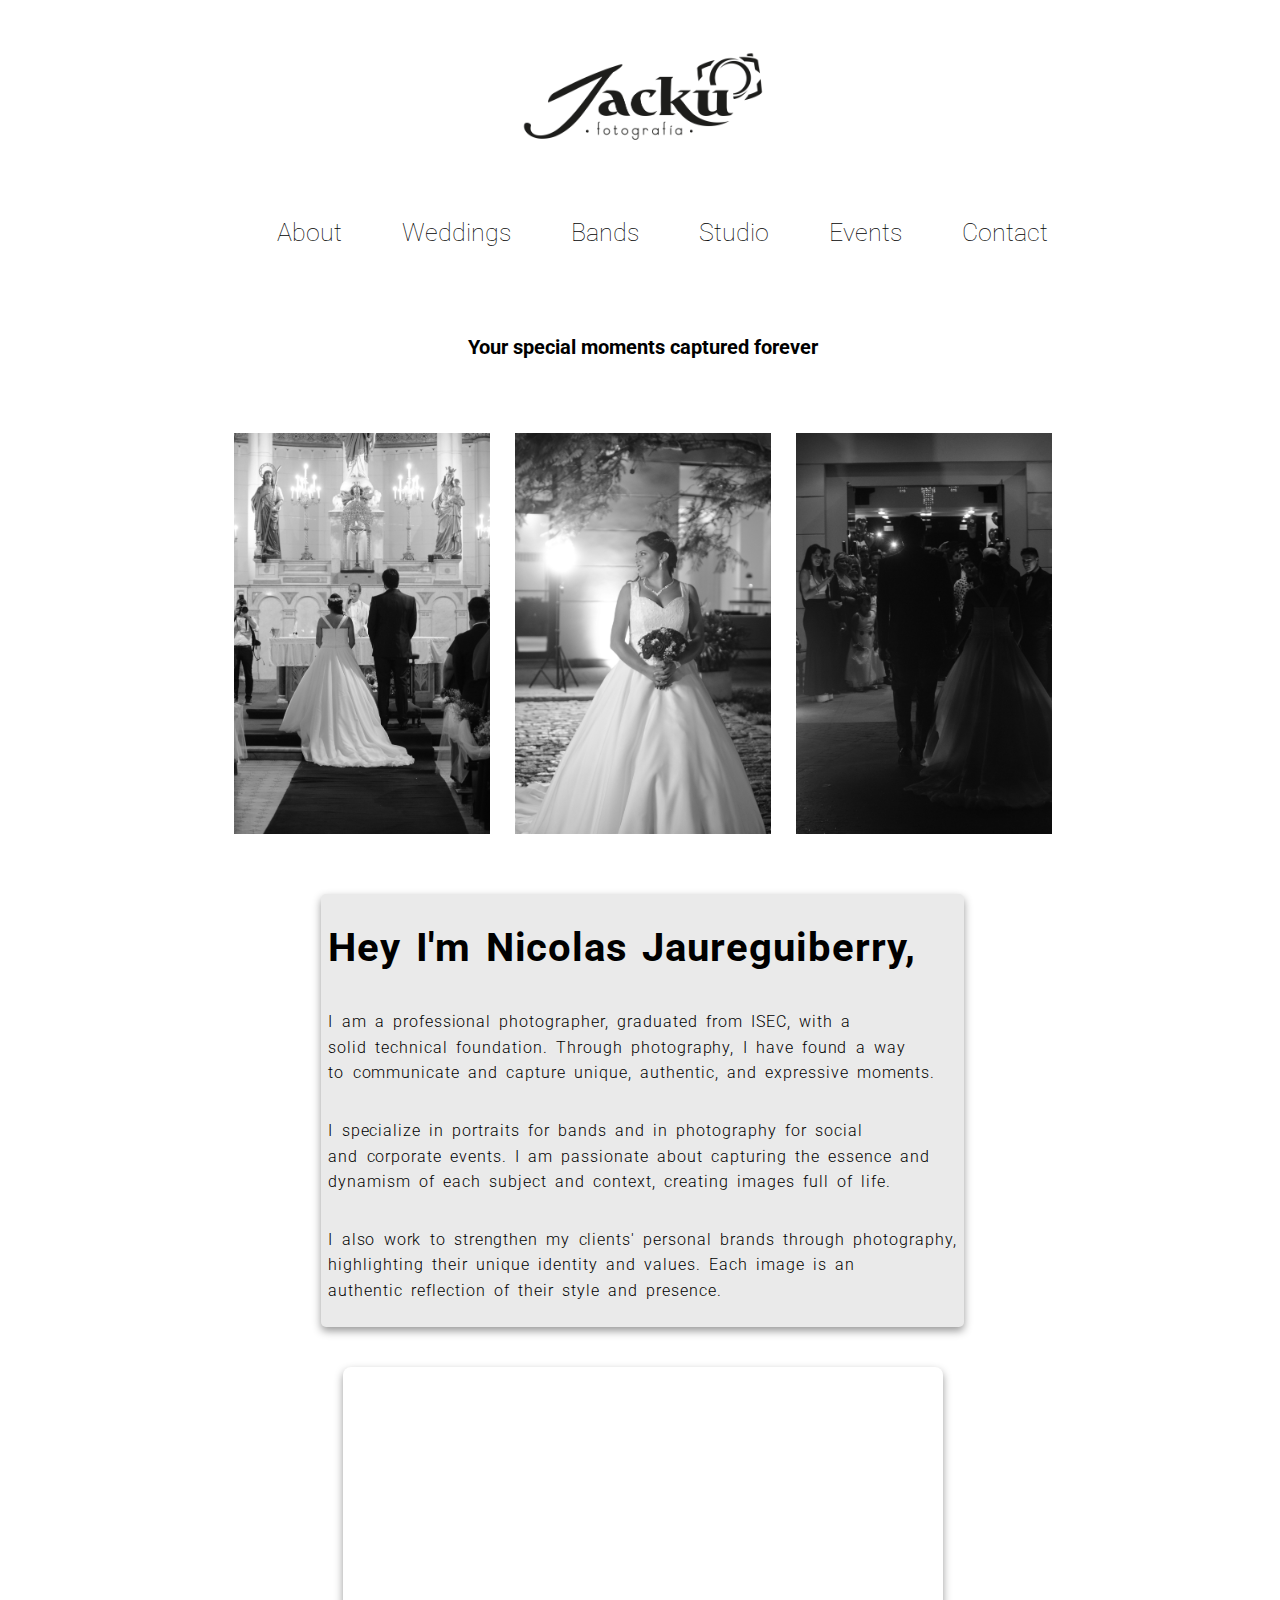
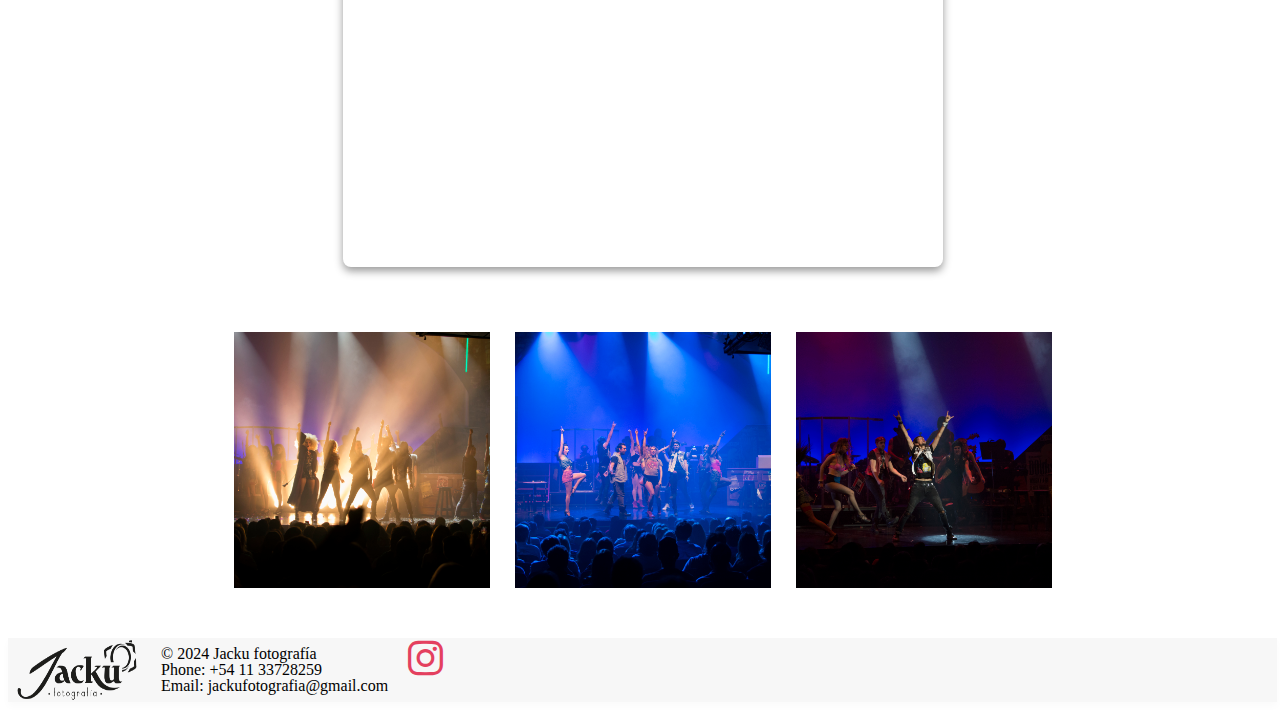
<file: index.html>
<!DOCTYPE html>
<html lang="en">

<head>
    <meta charset="UTF-8">
    <meta name="viewport" content="width=device-width, initial-scale=1.0">
    <title>Jacku Fotografía</title>
    <link rel="stylesheet" href="CSS/style.css">
    <link href="https://cdnjs.cloudflare.com/ajax/libs/font-awesome/6.5.0/css/all.min.css" rel="stylesheet">
</head>

<body>
    <header>
        <div class="top-nav">
            <img src="/IMG/jacku-logo.png" alt="Logo Jacku Fotografía" class="logo-nav">
            <nav>
                <ul>
                    <li><a href="/about.html">About</a></li>
                    <li><a href="/weddings.html">Weddings</a></li>
                    <li><a href="/bands.html">Bands</a></li>
                    <li><a href="/studio.html">Studio</a></li>
                    <li><a href="/events.html">Events</a></li>
                    <li><a href="/contact.html">Contact</a></li>
                </ul>
            </nav>
        </div>
    </header>

    <main>
        <div class="triptico">
            <h1>Your special moments captured forever</h1>
            <div class="triptico-container">
                <img src="/IMG/triptico-1.jpg" alt="Fotografía-casamiento1.jpg">
                <img src="/IMG/triptico-2.jpg" alt="Fotografía-casamiento2.jpg">
                <img src="/IMG/triptico-3.jpg" alt="Fotografía-casamiento3.jpg">
            </div>
        </div>
        <section>
            <article>
                <div class="video-container">
                    <div class="video-text">
                        <h2>Hey I'm Nicolas Jaureguiberry,</h2>
                        <p>
                            I am a professional photographer, graduated from ISEC, with a<br>
                            solid technical foundation. Through photography, I have found a way<br>
                            to communicate and capture unique, authentic, and expressive moments.
                        </p>
                        <p>
                            I specialize in portraits for bands and in photography for social<br>
                            and corporate events. I am passionate about capturing the essence and<br>
                            dynamism of each subject and context, creating images full of life.
                        </p>
                        <p>
                            I also work to strengthen my clients' personal brands through photography,<br>
                            highlighting their unique identity and values. Each image is an<br>
                            authentic reflection of their style and presence.
                        </p>
                    </div>
                    <iframe width="600" height="500" src="https://www.youtube.com/embed/fz_i_TQimEE?si=39bpMeF4csne7Iip"
                        title="YouTube video player" frameborder="0"
                        allow="accelerometer; autoplay; clipboard-write; encrypted-media; gyroscope; picture-in-picture; web-share"
                        referrerpolicy="strict-origin-when-cross-origin" allowfullscreen></iframe>
                </div>
            </article>
        </section>
        <div class="triptico-byn">
            <img src="/IMG/triptico-4.jpg" alt="Fotografía-casamiento1.jpg">
            <img src="/IMG/triptico-5.jpg" alt="Fotografía-casamiento2.jpg">
            <img src="/IMG/triptico-6.jpg" alt="Fotografía-casamiento3.jpg">
        </div>
    </main>

    <footer>
        <img src="/IMG/jacku-logo.png" alt="jacku-logo" class="logo-footer">
        <div class="footer-section contact-info">
            <p>© 2024 Jacku fotografía</p>
            <p>Phone: +54 11 33728259</p>
            <p>Email: jackufotografia@gmail.com</p>
        </div>
        <a href="https://www.instagram.com/jacku.fotografia/"><i class="fa-brands fa-instagram"></i></a>
    </footer>
    <script src="https://cdn.jsdelivr.net/npm/bootstrap@5.3.2/dist/js/bootstrap.bundle.min.js"
        integrity="sha384-zFiOcJcAmnVEx4dVnHaZbOBTT9DjlbcByEFe6YcwZeejHFeYke13zXD14APMstFI"
        crossorigin="anonymous"></script>
</body>

</html>
</file>
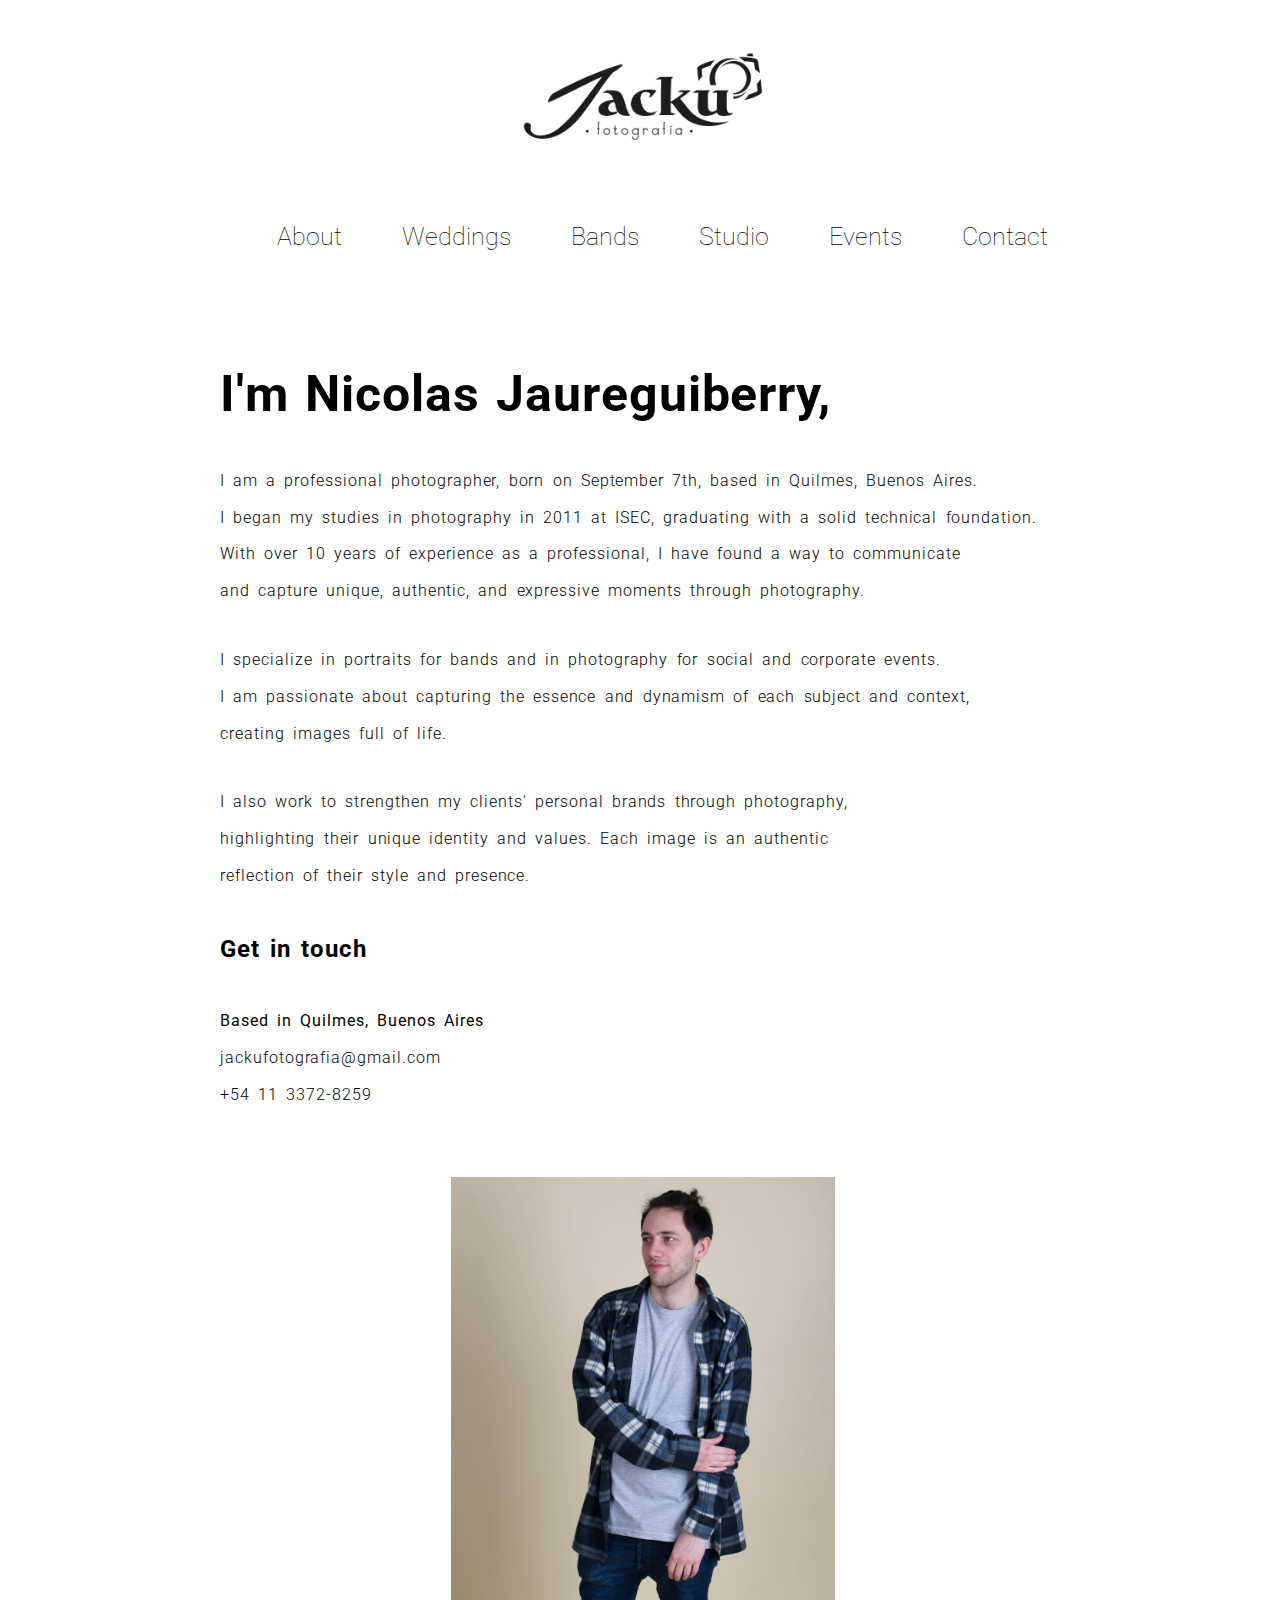
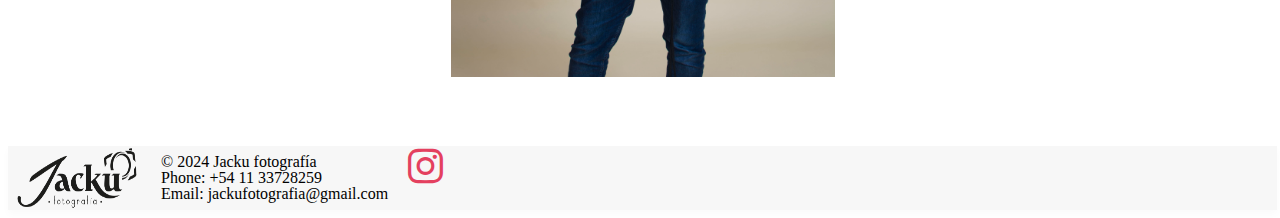
<file: about.html>
<!DOCTYPE html>
<html lang="en">
<head>
    <meta charset="UTF-8">
    <meta name="viewport" content="width=device-width, initial-scale=1.0">
    <title>Jacku Fotografía - About</title>
    <link rel="stylesheet" href="CSS/style.css">
    <link href="https://cdnjs.cloudflare.com/ajax/libs/font-awesome/6.5.0/css/all.min.css" rel="stylesheet">
</head>
<body>
    <header>
        <div class="top-nav">
            <a href="/index.html"><img src="/IMG/jacku-logo.png" alt="Logo Jacku Fotografía" class="logo-nav"></a>
            <nav>
                <ul>
                    <li><a href="">About</a></li>
                    <li><a href="/weddings.html">Weddings</a></li>
                    <li><a href="/bands.html">Bands</a></li>
                    <li><a href="/studio.html">Studio</a></li>
                    <li><a href="/events.html">Events</a></li>
                    <li><a href="/contact.html">Contact</a></li>
                </ul>
            </nav>
        </div>
    </header>
    <main>
        <section>
            <div class="biography">
                <div>
                <img src="/IMG/About.jpg" alt="me.jpg">
                
                </div>
                <div class="biography-text">
                    <h1>I'm Nicolas Jaureguiberry,</h1>
                    <p>
                        I am a professional photographer, born on September 7th, based in Quilmes, Buenos Aires.<br>
                        I began my studies in photography in 2011 at ISEC, graduating with a solid technical foundation.<br>
                        With over 10 years of experience as a professional, I have found a way to communicate<br>
                        and capture unique, authentic, and expressive moments through photography.
                    </p>
                    <p>
                        I specialize in portraits for bands and in photography for social and corporate events.<br>
                        I am passionate about capturing the essence and dynamism of each subject and context,<br>
                        creating images full of life.
                    </p>
                    <p>
                        I also work to strengthen my clients' personal brands through photography,<br>
                        highlighting their unique identity and values. Each image is an authentic<br>
                        reflection of their style and presence.
                    </p>
                    <h2>Get in touch</h2>
                    <p><b>Based in Quilmes, Buenos Aires</b><br>
                    jackufotografia@gmail.com<br>
                    +54 11 3372-8259</p>
                </div>
            </div>
        </section>
    </main>
    <footer>
        <img src="/IMG/jacku-logo.png" alt="jacku-logo" class="logo-footer">
        <div class="footer-section contact-info">
            <p>© 2024 Jacku fotografía</p>
            <p>Phone: +54 11 33728259</p>
            <p>Email: jackufotografia@gmail.com</p>
          </div>
          <a href="https://www.instagram.com/jacku.fotografia/"><i class="fa-brands fa-instagram"></i></a>
    </footer>
</body>
</html>
</file>
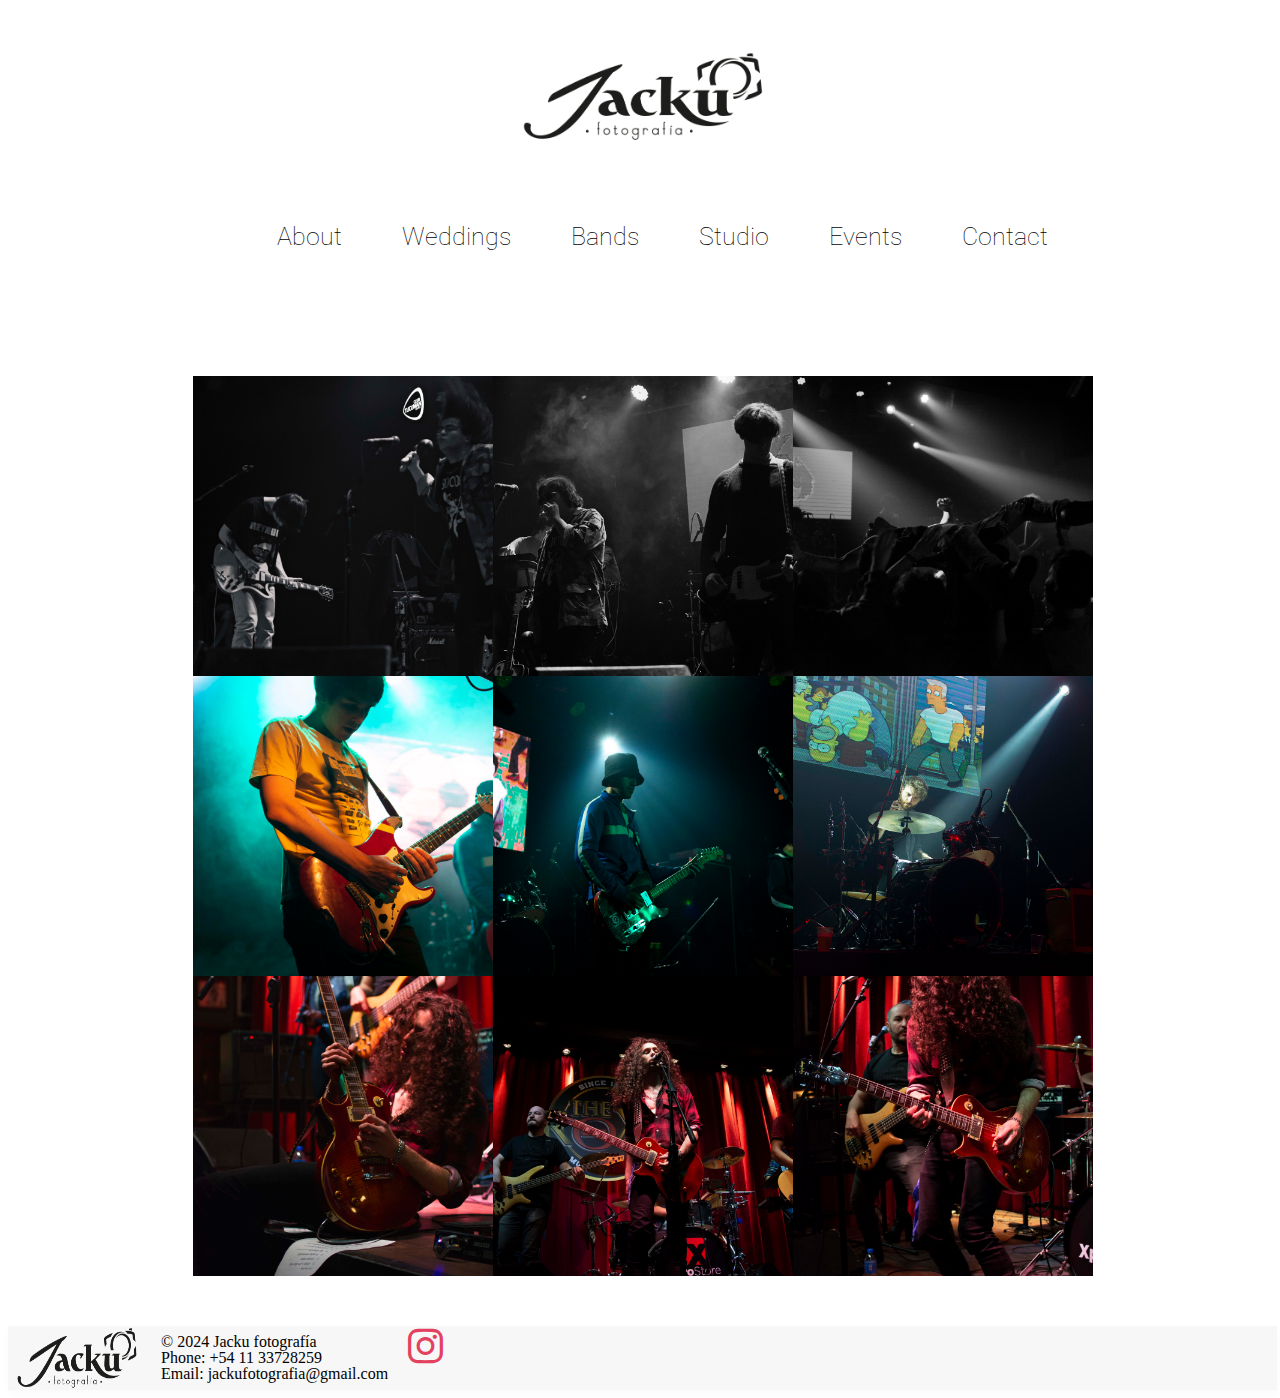
<file: bands.html>
<!DOCTYPE html>
<html lang="en">
<head>
    <meta charset="UTF-8">
    <meta name="viewport" content="width=device-width, initial-scale=1.0">
    <title>Jacku Fotografía - Bands</title>
    <link rel="stylesheet" href="/CSS/style.css">
    <link rel="stylesheet" href="/CSS/galery.css">
    <link href="https://cdnjs.cloudflare.com/ajax/libs/font-awesome/6.5.0/css/all.min.css" rel="stylesheet">
</head>
<body>
    <header>
        <div class="top-nav">
            <a href="/index.html"><img src="/IMG/jacku-logo.png" alt="Logo Jacku Fotografía" class="logo-nav"></a>
            <nav>
                <ul>
                    <li><a href="/about.html">About</a></li>
                    <li><a href="/weddings.html">Weddings</a></li>
                    <li><a href="">Bands</a></li>
                    <li><a href="/studio.html">Studio</a></li>
                    <li><a href="/events.html">Events</a></li>
                    <li><a href="/contact.html">Contact</a></li>
                </ul>
            </nav>
        </div>
    </header>
    <div class="gallery">
        <div class="thumbnail"><img src="/IMG/ba1.jpg" alt="Foto 1"></div>
        <div class="thumbnail"><img src="/IMG/ba2.jpg" alt="Foto 2"></div>
        <div class="thumbnail"><img src="/IMG/ba3.jpg" alt="Foto 3"></div>
        <div class="thumbnail"><img src="/IMG/ba4.jpg" alt="Foto 4"></div>
        <div class="thumbnail"><img src="/IMG/ba5.jpg" alt="Foto 5"></div>
        <div class="thumbnail"><img src="/IMG/ba6.jpg" alt="Foto 6"></div>
        <div class="thumbnail"><img src="/IMG/ba7.jpg" alt="Foto 7"></div>
        <div class="thumbnail"><img src="/IMG/ba8.jpg" alt="Foto 8"></div>
        <div class="thumbnail"><img src="/IMG/ba9.jpg" alt="Foto 9"></div>
    </div>
    <footer>
        <img src="/IMG/jacku-logo.png" alt="jacku-logo" class="logo-footer">
        <div class="footer-section contact-info">
            <p>© 2024 Jacku fotografía</p>
            <p>Phone: +54 11 33728259</p>
            <p>Email: jackufotografia@gmail.com</p>
          </div>
          <a href="https://www.instagram.com/jacku.fotografia/"><i class="fa-brands fa-instagram"></i></a>
    </footer>
</body>
</html>
</file>
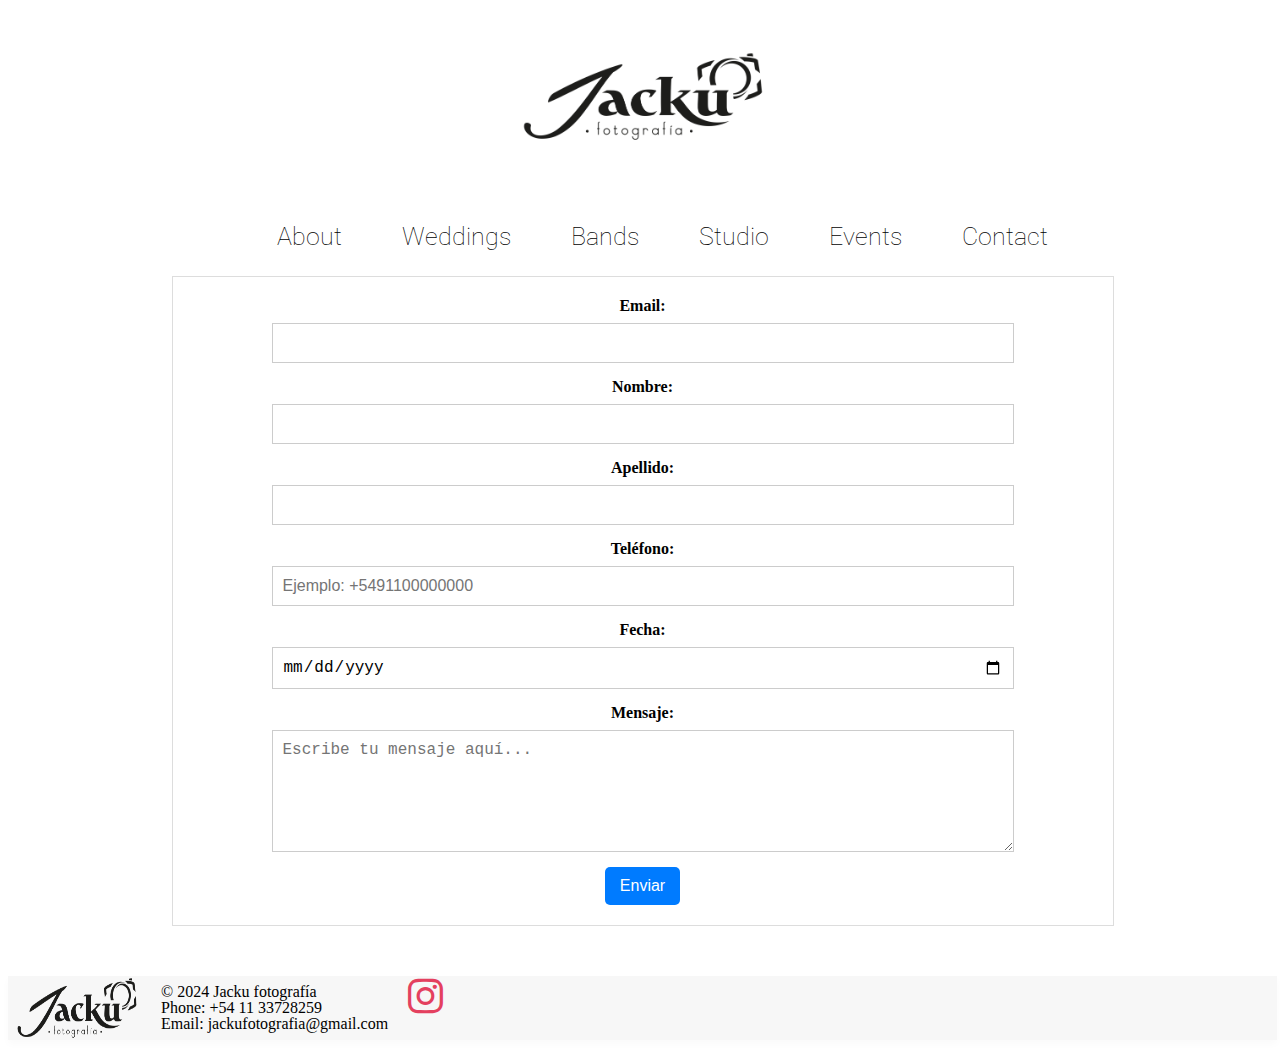
<file: contact.html>
<!DOCTYPE html>
<html lang="en">
<head>
    <meta charset="UTF-8">
    <meta name="viewport" content="width=device-width, initial-scale=1.0">
    <title>Jacku Fotografía - Contact</title>
    <link rel="stylesheet" href="CSS/style.css">
    <link rel="stylesheet" href="/CSS/contact.css">
    <link href="https://cdnjs.cloudflare.com/ajax/libs/font-awesome/6.5.0/css/all.min.css" rel="stylesheet">  
</head>
<body>
    <header>
        <div class="top-nav">
            <a href="/index.html"><img src="/IMG/jacku-logo.png" alt="Logo Jacku Fotografía" class="logo-nav"></a>
            <nav>
                <ul>
                    <li><a href="/about.html">About</a></li>
                    <li><a href="/weddings.html">Weddings</a></li>
                    <li><a href="/bands.html">Bands</a></li>
                    <li><a href="/studio.html">Studio</a></li>
                    <li><a href="/events.html">Events</a></li>
                    <li><a href="">Contact</a></li>
                </ul>
            </nav>
        </div>
    </header>
    <main>
            <form action="https://formspree.io/f/movqlebp" method="POST">
                <label for="email">Email:</label>
                <input type="email" id="email" name="email" required>
            
                <label for="first_name">Nombre:</label>
                <input type="text" id="first_name" name="first_name" required>
            
                <label for="last_name">Apellido:</label>
                <input type="text" id="last_name" name="last_name" required>
            
                <label for="phone">Teléfono:</label>
                <input type="tel" id="phone" name="phone" required placeholder="Ejemplo: +5491100000000">
            
                <label for="date">Fecha:</label>
                <input type="date" id="date" name="date" required>

                <label for="message">Mensaje:</label>
                <textarea id="message" name="message" placeholder="Escribe tu mensaje aquí..." required></textarea>
                <button type="submit">Enviar</button>
            </form>
    </main>

    <footer>
        <img src="/IMG/jacku-logo.png" alt="jacku-logo" class="logo-footer">
        <div class="footer-section contact-info">
            <p>© 2024 Jacku fotografía</p>
            <p>Phone: +54 11 33728259</p>
            <p>Email: jackufotografia@gmail.com</p>
        </div>
        <a href="https://www.instagram.com/jacku.fotografia/"><i class="fa-brands fa-instagram"></i></a>
    </footer>
</body>
</html>
</file>
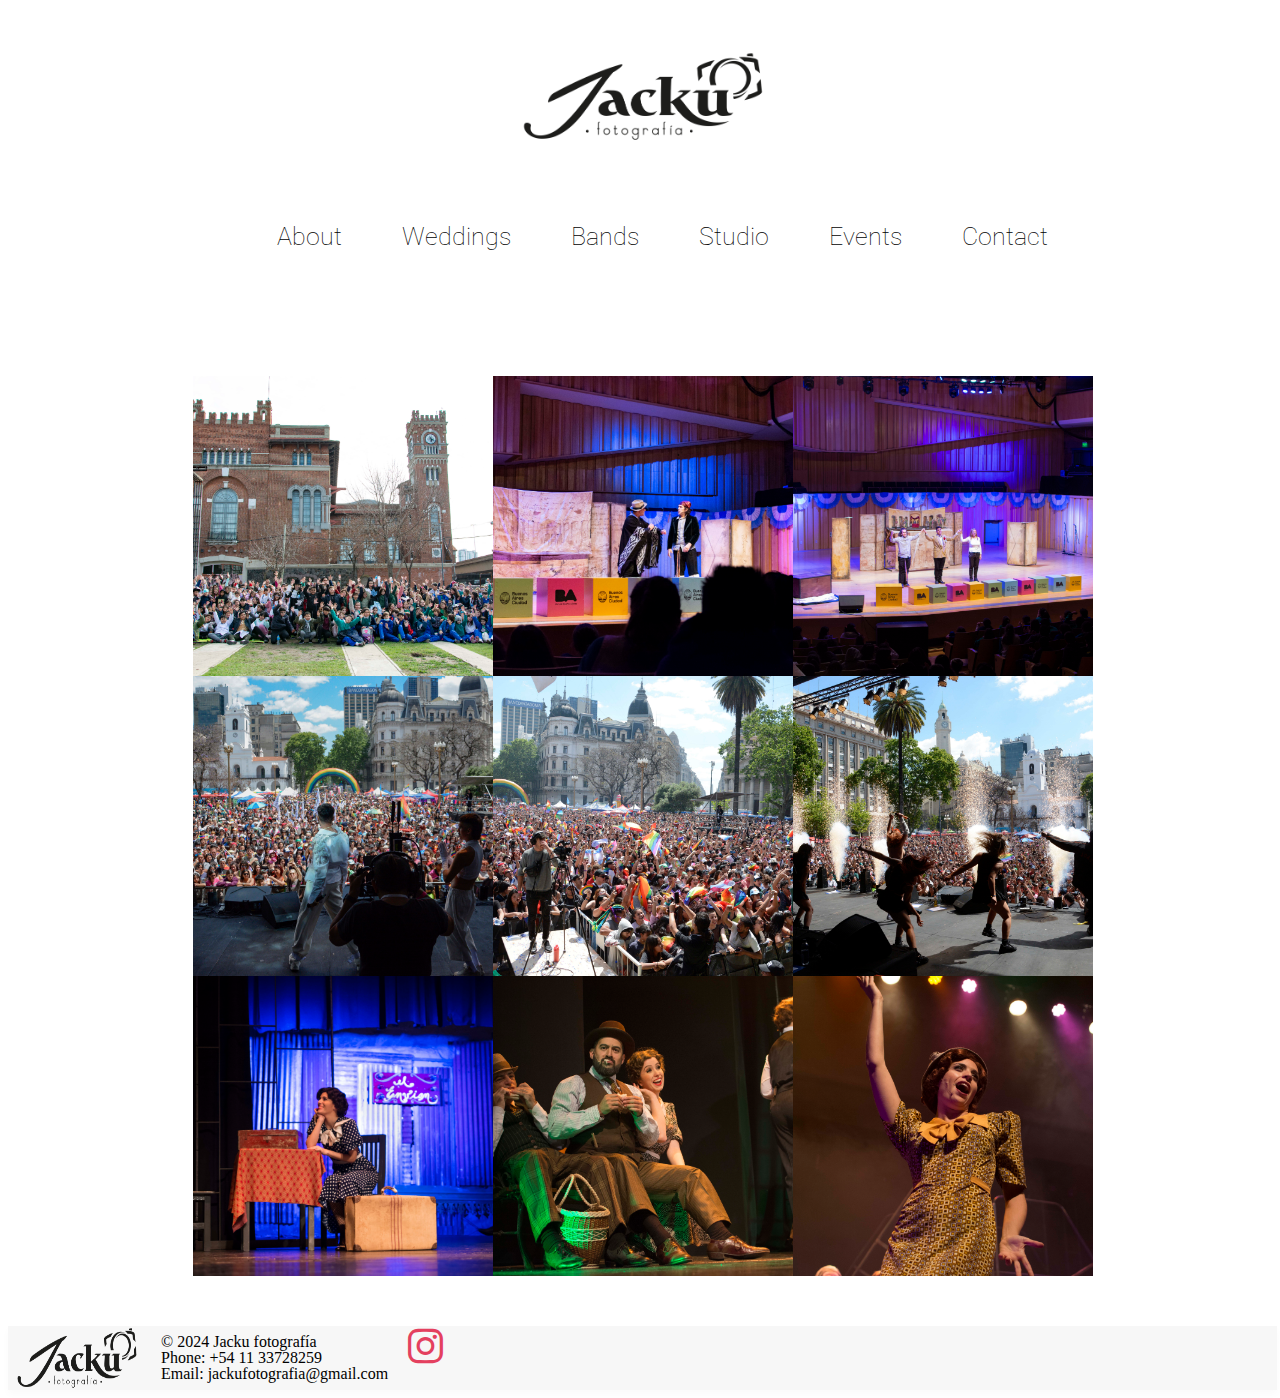
<file: events.html>
<!DOCTYPE html>
<html lang="en">
<head>
    <meta charset="UTF-8">
    <meta name="viewport" content="width=device-width, initial-scale=1.0">
    <title>Jacku Fotografía - Events</title>
    <link rel="stylesheet" href="/CSS/style.css">
    <link rel="stylesheet" href="/CSS/galery.css">
    <link href="https://cdnjs.cloudflare.com/ajax/libs/font-awesome/6.5.0/css/all.min.css" rel="stylesheet">
</head>
<body>
    <header>
        <div class="top-nav">
            <a href="/index.html"><img src="/IMG/jacku-logo.png" alt="Logo Jacku Fotografía" class="logo-nav"></a>
            <nav>
                <ul>
                    <li><a href="/about.html">About</a></li>
                    <li><a href="/weddings.html">Weddings</a></li>
                    <li><a href="/bands.html">Bands</a></li>
                    <li><a href="/studio.html">Studio</a></li>
                    <li><a href="">Events</a></li>
                    <li><a href="/contact.html">Contact</a></li>
                </ul>
            </nav>
        </div>
    </header>
    <div class="gallery">
        <div class="thumbnail"><img src="/IMG/e1.jpg" alt="Foto 1"></div>
        <div class="thumbnail"><img src="/IMG/e2.jpg" alt="Foto 2"></div>
        <div class="thumbnail"><img src="/IMG/e3.jpg" alt="Foto 3"></div>
        <div class="thumbnail"><img src="/IMG/e4.jpg" alt="Foto 4"></div>
        <div class="thumbnail"><img src="/IMG/e5.jpg" alt="Foto 5"></div>
        <div class="thumbnail"><img src="/IMG/e6.jpg" alt="Foto 6"></div>
        <div class="thumbnail"><img src="/IMG/e7.jpg" alt="Foto 7"></div>
        <div class="thumbnail"><img src="/IMG/e8.jpg" alt="Foto 8"></div>
        <div class="thumbnail"><img src="/IMG/e9.jpg" alt="Foto 9"></div>
    </div>
    <footer>
        <img src="/IMG/jacku-logo.png" alt="jacku-logo" class="logo-footer">
        <div class="footer-section contact-info">
            <p>© 2024 Jacku fotografía</p>
            <p>Phone: +54 11 33728259</p>
            <p>Email: jackufotografia@gmail.com</p>
          </div>
          <a href="https://www.instagram.com/jacku.fotografia/"><i class="fa-brands fa-instagram"></i></a>
    </footer>
</body>
</html>
</file>
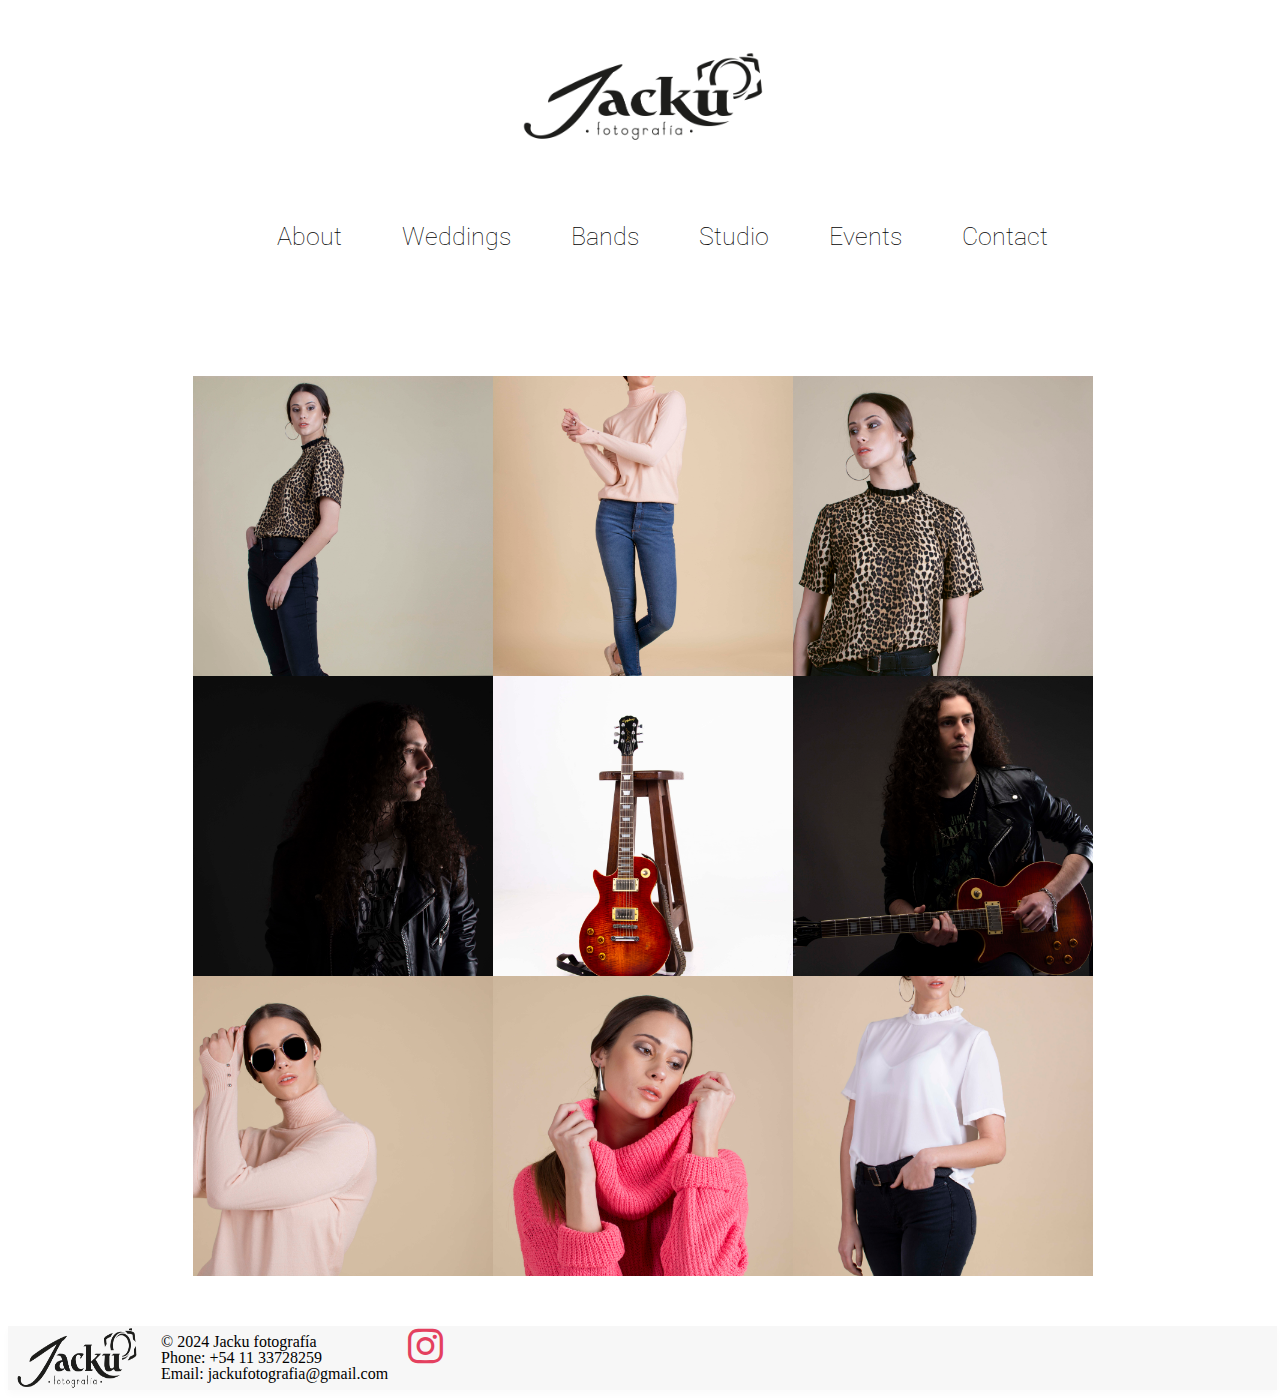
<file: studio.html>
<!DOCTYPE html>
<html lang="en">
<head>
    <meta charset="UTF-8">
    <meta name="viewport" content="width=device-width, initial-scale=1.0">
    <title>Jacku Fotografía - Studio</title>
    <link rel="stylesheet" href="/CSS/style.css">
    <link rel="stylesheet" href="/CSS/galery.css">
    <link href="https://cdnjs.cloudflare.com/ajax/libs/font-awesome/6.5.0/css/all.min.css" rel="stylesheet">
</head>
<body>
    <header>
        <div class="top-nav">
            <a href="/index.html"><img src="/IMG/jacku-logo.png" alt="Logo Jacku Fotografía" class="logo-nav"></a>
            <nav>
                <ul>
                    <li><a href="/about.html">About</a></li>
                    <li><a href="/weddings.html">Weddings</a></li>
                    <li><a href="/bands.html">Bands</a></li>
                    <li><a href="">Studio</a></li>
                    <li><a href="/events.html">Events</a></li>
                    <li><a href="/contact.html">Contact</a></li>
                </ul>
            </nav>
        </div>
    </header>
    <div class="gallery">
        <div class="thumbnail"><img src="/IMG/st1.jpg" alt="Foto 1"></div>
        <div class="thumbnail"><img src="/IMG/st2.jpg" alt="Foto 2"></div>
        <div class="thumbnail"><img src="/IMG/st3.jpg" alt="Foto 3"></div>
        <div class="thumbnail"><img src="/IMG/st4.jpg" alt="Foto 4"></div>
        <div class="thumbnail"><img src="/IMG/st5.jpg" alt="Foto 5"></div>
        <div class="thumbnail"><img src="/IMG/st6.jpg" alt="Foto 6"></div>
        <div class="thumbnail"><img src="/IMG/st7.jpg" alt="Foto 7"></div>
        <div class="thumbnail"><img src="/IMG/st8.jpg" alt="Foto 8"></div>
        <div class="thumbnail"><img src="/IMG/st9.jpg" alt="Foto 9"></div>
    </div>
    <footer>
        <img src="/IMG/jacku-logo.png" alt="jacku-logo" class="logo-footer">
        <div class="footer-section contact-info">
            <p>© 2024 Jacku fotografía</p>
            <p>Phone: +54 11 33728259</p>
            <p>Email: jackufotografia@gmail.com</p>
          </div>
          <a href="https://www.instagram.com/jacku.fotografia/"><i class="fa-brands fa-instagram"></i></a>
    </footer>
</body>
</html>
</file>
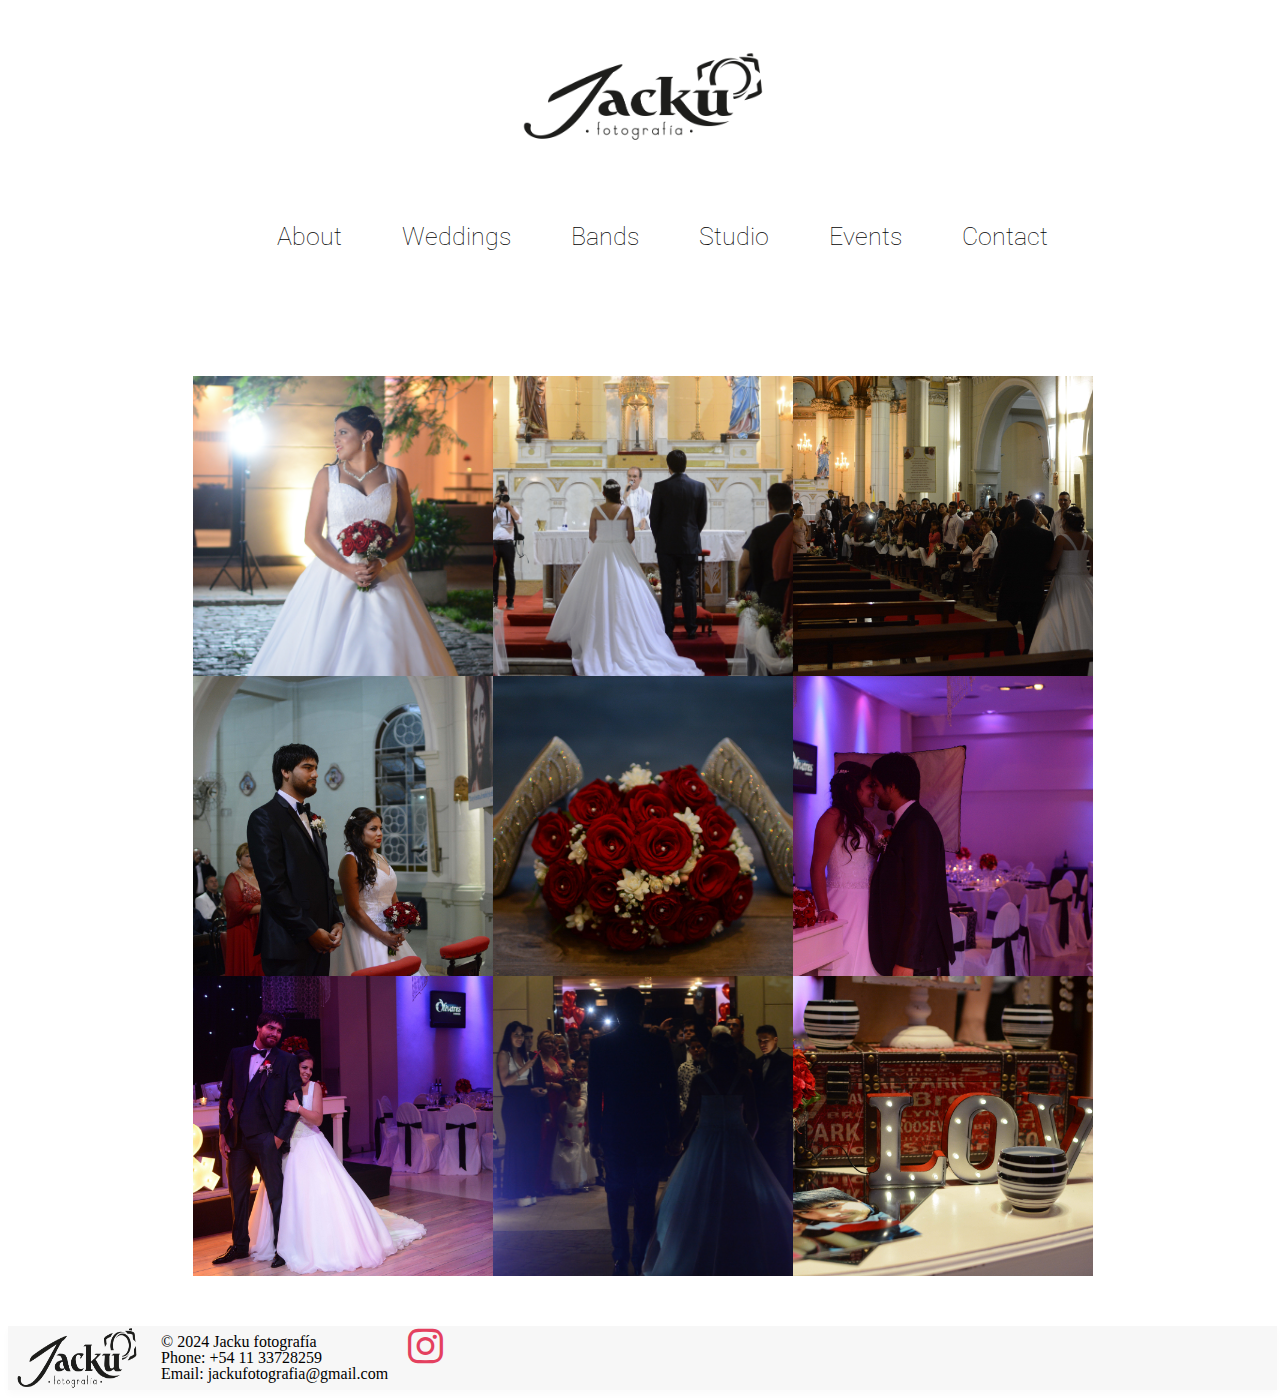
<file: weddings.html>
<!DOCTYPE html>
<html lang="en">
<head>
    <meta charset="UTF-8">
    <meta name="viewport" content="width=device-width, initial-scale=1.0">
    <title>Jacku Fotografía - Weddings</title>
    <link rel="stylesheet" href="/CSS/style.css">
    <link rel="stylesheet" href="/CSS/galery.css">
    <link href="https://cdnjs.cloudflare.com/ajax/libs/font-awesome/6.5.0/css/all.min.css" rel="stylesheet">
</head>
<body>
    <header>
        <div class="top-nav">
            <a href="/index.html"><img src="/IMG/jacku-logo.png" alt="Logo Jacku Fotografía" class="logo-nav"></a>
            <nav>
                <ul>
                    <li><a href="/about.html">About</a></li>
                    <li><a href="">Weddings</a></li>
                    <li><a href="/bands.html">Bands</a></li>
                    <li><a href="/studio.html">Studio</a></li>
                    <li><a href="/events.html">Events</a></li>
                    <li><a href="/contact.html">Contact</a></li>
                </ul>
            </nav>
        </div>
    </header>
    <div class="gallery">
        <div class="thumbnail"><img src="/IMG/triptico-2.jpg" alt="Foto 1"></div>
        <div class="thumbnail"><img src="/IMG/triptico-1.jpg" alt="Foto 2"></div>
        <div class="thumbnail"><img src="/IMG/w6.jpg" alt="Foto 3"></div>
        <div class="thumbnail"><img src="/IMG/w5.jpg" alt="Foto 4"></div>
        <div class="thumbnail"><img src="/IMG/w2.jpg" alt="Foto 5"></div>
        <div class="thumbnail"><img src="/IMG/w3.jpg" alt="Foto 6"></div>
        <div class="thumbnail"><img src="/IMG/w4.jpg" alt="Foto 7"></div>
        <div class="thumbnail"><img src="/IMG/triptico-3.jpg" alt="Foto 8"></div>
        <div class="thumbnail"><img src="/IMG/w1.jpg" alt="Foto 9"></div>
    </div>
    <footer>
        <img src="/IMG/jacku-logo.png" alt="jacku-logo" class="logo-footer">
        <div class="footer-section contact-info">
            <p>© 2024 Jacku fotografía</p>
            <p>Phone: +54 11 33728259</p>
            <p>Email: jackufotografia@gmail.com</p>
          </div>
          <a href="https://www.instagram.com/jacku.fotografia/"><i class="fa-brands fa-instagram"></i></a>
    </footer>
</body>
</html>
</file>
<file: CSS/style.css>
@import url('https://fonts.googleapis.com/css2?family=Roboto:wght@100;300;700&display=swap');


body{
    display: flex;
    flex-direction: column;
    flex-wrap: wrap;
    align-items: center;
    margin-top: 50px;
}

a{
    text-decoration: none;
}

a:link { /* Estilo para enlaces no visitados */
    color: black;
    text-decoration: none;
}

a:visited{
    color: black;
}

a:hover {
    text-decoration: underline;
    color: rgba(0, 0, 0, 0.703);
}

a:active {
   color: black;
}


.logo-nav{
    width: 20vw;
    height: auto;
}

.top-nav{
    display: flex;
    flex-direction: column;
    align-items: center;
}

nav{
    font-family: "Roboto", sans-serif;
    font-weight: 100;
    font-style: normal;
}

nav ul{
    display: flex;
    justify-content: center;
    gap: 60px;
    list-style: none;
    font-size: 25px;
}

nav ul li{
    list-style: none;
    padding-top: 50px;
}

.triptico{
    margin-top: 50px;
    display: flex;
    flex-wrap: wrap;
    flex-direction: column;
    justify-content: center;
    gap: 10px;
}

.triptico h1{
    font-size: 20px;
    font-family: "Roboto", sans-serif;
    font-weight: 700;
    font-style: normal;
    text-align: center;
}

.triptico-container{
    margin-top: 50px;
    display: flex;
    flex-wrap: wrap;
    flex-direction: row;
    justify-content: center;
    gap: 25px;
}

.triptico-container img{
    width: 20vw;
    height: auto;
    filter: grayscale(100%);
    transition: filter 0.3s ease;
}

.triptico-container img:hover{
    filter: grayscale(0%);
}

.triptico-byn{
    margin-top: 50px;
    display: flex;
    flex-direction: raw;
    justify-content: center;
    gap: 25px;
}

.triptico-byn img{
    width: 20vw;
    height: auto;
}

.video-container{
    display: flex;
    flex-direction: row;
    flex-wrap: wrap;
    justify-content: center;
    align-items: center;
    gap: 40px;
    margin-top: 45px;
    width: fit-content;
    padding: 15px;
}

.video-text{
    display: flex;
    flex-direction: column;
    justify-content:center;
    align-items: left;
    text-align: start;
    letter-spacing: 0.06em;
    word-spacing: 0.2em;
    line-height: 1.6em;
    padding: 7px;
    margin: 0px;
    background-color: rgba(55, 55, 55, 0.106);
    box-shadow: 0px 4px 8px rgba(0, 0, 0, 0.405);
    border-radius: 5px;

}

.video-text h2{
    font-size: 40px;
    font-family: "Roboto", sans-serif;
    font-weight: 700;
    font-style: normal;
}

.video-text{
    font-family: "Roboto", sans-serif;
    font-weight: 300;
    font-style: normal;
}

iframe{
  box-shadow: 0px 4px 8px rgba(0, 0, 0, 0.405);
  border-radius: 8px;
}

footer{
    width: 100%;
    display: flex;
    flex-direction: row;
    align-self: flex-start;
    gap: 20px;
    line-height: 0em;
    margin-top: 50px;
    padding-left: 5px;
    background-color: rgba(75, 75, 75, 0.046);
    box-shadow: 0px 4px 8px rgba(0, 0, 0, 0.023);
    /*border-radius: 5px;*/
}

.logo-footer{
    width: 10vw;
    height: auto;
}


/*About*/

.biography{
    display: flex;
    flex-direction:row-reverse;
    flex-wrap: wrap-reverse;
    justify-content: center;
    align-items: center;
    gap: 40px;
    margin-top: 45px;
    width: fit-content;
    padding: 15px;
}

.biography-text{
    display: flex;
    flex-direction: column;
    justify-content:center;
    align-items: left;
    text-align: start;
    font-family: "Roboto", sans-serif;
    font-weight: 300;
    font-style: normal;
    letter-spacing: 0.06em;
    word-spacing: 0.2em;
    line-height: 2.3em;
    padding: 7px 35px 7px 7px;
    margin: 0px;

}

.biography-text h1{
    font-size: 50px;
    font-family: "Roboto", sans-serif;
    font-weight: 700;
    font-style: normal;
}

.biography img{
    width: 30vw;
    height: auto;
}

.fa-instagram {
    font-size: 40px;
    color: #E4405F;
}

.fa-instagram:hover{
    color: #e4405eb1;
}


@media (max-width: 600px) {
    body {
        margin-top: 20px; /* Reducir margen superior */
        padding: 0 10px; /* Añadir un poco de espacio interno */
    }

    .logo-nav {
        width: 50vw; /* Ajustar tamaño del logo */
    }

    nav ul {
        flex-direction: column; /* Cambiar navegación a columna */
        gap: 20px; /* Espaciado más pequeño entre los elementos */
        font-size: 18px; /* Reducir tamaño de fuente */
    }

    .triptico-container img,
    .triptico-byn img {
        width: 90vw; /* Imágenes más grandes para ocupar ancho completo */
    }

    .triptico h1 {
        font-size: 16px; /* Títulos más pequeños */
    }

    .video-container {
        flex-direction: column; /* Alinear video y texto en columna */
        gap: 20px; /* Reducir espacio entre ellos */
    }

    .video-text {
        font-size: 14px; /* Reducir tamaño del texto */
        padding: 10px; /* Ajustar espacio interno */
    }

    .video-text h2 {
        font-size: 20px; /* Reducir tamaño de los títulos */
    }

    footer {
        flex-direction: column; /* Apilar el footer */
        gap: 10px; /* Espaciado menor entre elementos */
        padding: 10px; /* Reducir el padding general */
    }

    .logo-footer {
        width: 30vw; /* Ajustar tamaño del logo en el footer */
    }

    .biography {
        flex-direction: column; /* Cambiar a columna para aprovechar mejor el espacio */
        align-items: center; /* Centrar los elementos */
        gap: 20px; /* Reducir el espacio entre los elementos */
        padding: 10px; /* Menor espacio interno */
    }

    .biography-text {
        font-size: 14px; /* Reducir el tamaño del texto */
        padding: 5px 15px; /* Ajustar padding para pantallas pequeñas */
        text-align: center; /* Centrar texto en dispositivos pequeños */
    }

    .biography-text h1 {
        font-size: 24px; /* Reducir tamaño del título */
    }

    .biography img {
        width: 80vw; /* Imágenes más grandes para ocupar el ancho disponible */
    }

    .fa-instagram {
        font-size: 30px; /* Iconos más pequeños */
    }
}

/* Breakpoint para pantallas medianas (tablets, <= 1024px) */
@media (max-width: 1024px) {
    .logo-nav {
        width: 30vw; /* Logo más grande que en móviles */
    }

    nav ul {
        gap: 40px; /* Menor espacio entre elementos */
        font-size: 22px;
    }

    .triptico-container img,
    .triptico-byn img {
        width: 30vw; /* Imágenes más grandes que en escritorio */
    }

    .video-text {
        font-size: 16px; /* Texto ajustado */
    }

    .video-text h2 {
        font-size: 30px; /* Títulos ajustados */
    }

    footer {
        flex-wrap: wrap; /* Footer adaptable */
        gap: 15px;
    }

    .logo-footer {
        width: 20vw; /* Logo ajustado */
    }

    .biography {
        flex-direction: column; /* Cambiar a columna para adaptarse mejor */
        align-items: center; /* Centrar los elementos */
        gap: 30px; /* Reducir el espacio entre los elementos */
        padding: 20px; /* Ajustar el espacio interno */
    }

    .biography-text {
        font-size: 16px; /* Reducir ligeramente el tamaño del texto */
        padding: 10px 20px; /* Menor padding para mayor flexibilidad */
        text-align: center; /* Centrar el texto */
    }

    .biography-text h1 {
        font-size: 36px; /* Reducir el tamaño del título */
    }

    .biography img {
        width: 50vw; /* Imagen más grande, pero no tan extrema como en móviles */
    }

    .fa-instagram {
        font-size: 35px; /* Tamaño del icono ligeramente menor */
    }

}
</file>
<file: CSS/galery.css>
body {
    display: flex;
    justify-content: center;
    align-items: center;
    min-height: 100vh;
}

/* Galería */
.gallery {
    margin-top: 100px;
    display: grid;
    grid-template-columns: repeat(3, 1fr); /* 3 columnas */
    grid-template-rows: repeat(3, 1fr); /* 3 filas */
    width: 100vw; /* Ocupa todo el ancho del viewport */
    max-width: 900px; /* Tamaño máximo de la galería */
    height: auto;
    gap: 0;
}

/* Miniaturas */
.thumbnail {
    position: relative;
    width: 100%;
    padding-top: 100%; /* Mantiene el formato cuadrado */
    overflow: hidden;
}

.thumbnail img {
    position: absolute;
    top: 0;
    left: 0;
    width: 100%;
    height: 100%;
    object-fit: cover; /* Ajusta la imagen al contenedor */
    transition: transform 0.3s ease;
}

.thumbnail img:hover {
    transform: scale(1.1); /* Pequeño zoom al pasar el puntero */
}


@media (max-width: 1024px) {
    .gallery {
        grid-template-columns: repeat(3, 1fr); /* Mantener 3 columnas */
        gap: 15px; /* Añadir un poco de espacio entre las imágenes */
        width: 90vw; /* Ajustar ancho de la galería */
        margin: 50px auto; /* Centramos con márgenes */
    }

    .thumbnail {
        padding-top: 100%; /* Formato cuadrado */
    }
}

@media (max-width: 600px) {
    .gallery {
        grid-template-columns: repeat(2, 1fr); /* Reducir a 2 columnas */
        grid-template-rows: auto; /* Ajustar automáticamente las filas */
        gap: 10px; /* Añadir espacio entre las imágenes */
        width: 95vw; /* Reducir ancho para ajustarse mejor al viewport */
        margin: 20px auto; /* Añadir márgenes para centrar */
    }

    .thumbnail {
        padding-top: 100%; /* Mantiene el formato cuadrado */
    }
}
</file>
<file: CSS/contact.css>
form {
  display: flex;
  flex-direction: column;
  align-items: center;
  width: 100vh;
  margin: 0 auto;
  background: #fff;
  padding: 20px;
  border: 1px solid #ddd;
}

label {
  display: block;
  margin-bottom: 8px;
  font-weight: bold;
}

input, select, textarea {
  width: 80%;
  padding: 10px;
  margin-bottom: 15px;
  border: 1px solid #ccc;
  font-size: 16px;
}

textarea {
  resize: vertical; /* Permitir estirado solo vertical */
  min-height: 100px;
  max-height: 300px;
}

.checkbox-group {
  margin-bottom: 15px;
  max-width: 100%;
}

.checkbox-group label {
  font-weight: normal;

}

button {
  background: #007BFF;
  color: #fff;
  padding: 10px 15px;
  border: none;
  border-radius: 5px;
  font-size: 16px;
  cursor: pointer;
}

button:hover {
  background: #0056b3;
}

@media (max-width: 1024px) {
  form {
    width: 80vw;
    padding: 20px; 
}

input, select, textarea {
    width: 90%; 
    font-size: 15px; 
    padding: 10px; 
}

button {
    width: 50%; 
    font-size: 15px; 
    padding: 12px; 
}

label {
    font-size: 16px;
}
}



@media (max-width: 600px){
  form {
    width: 90vw; 
    padding: 15px; 
  }
  
  input, select, textarea {
    width: 100%; 
    font-size: 14px; 
    padding: 8px; 
  }
  
  button {
    width: 100%; 
    font-size: 14px; 
    padding: 10px; 
  }
  
  label {
    font-size: 14px; 
  }
}
</file>
